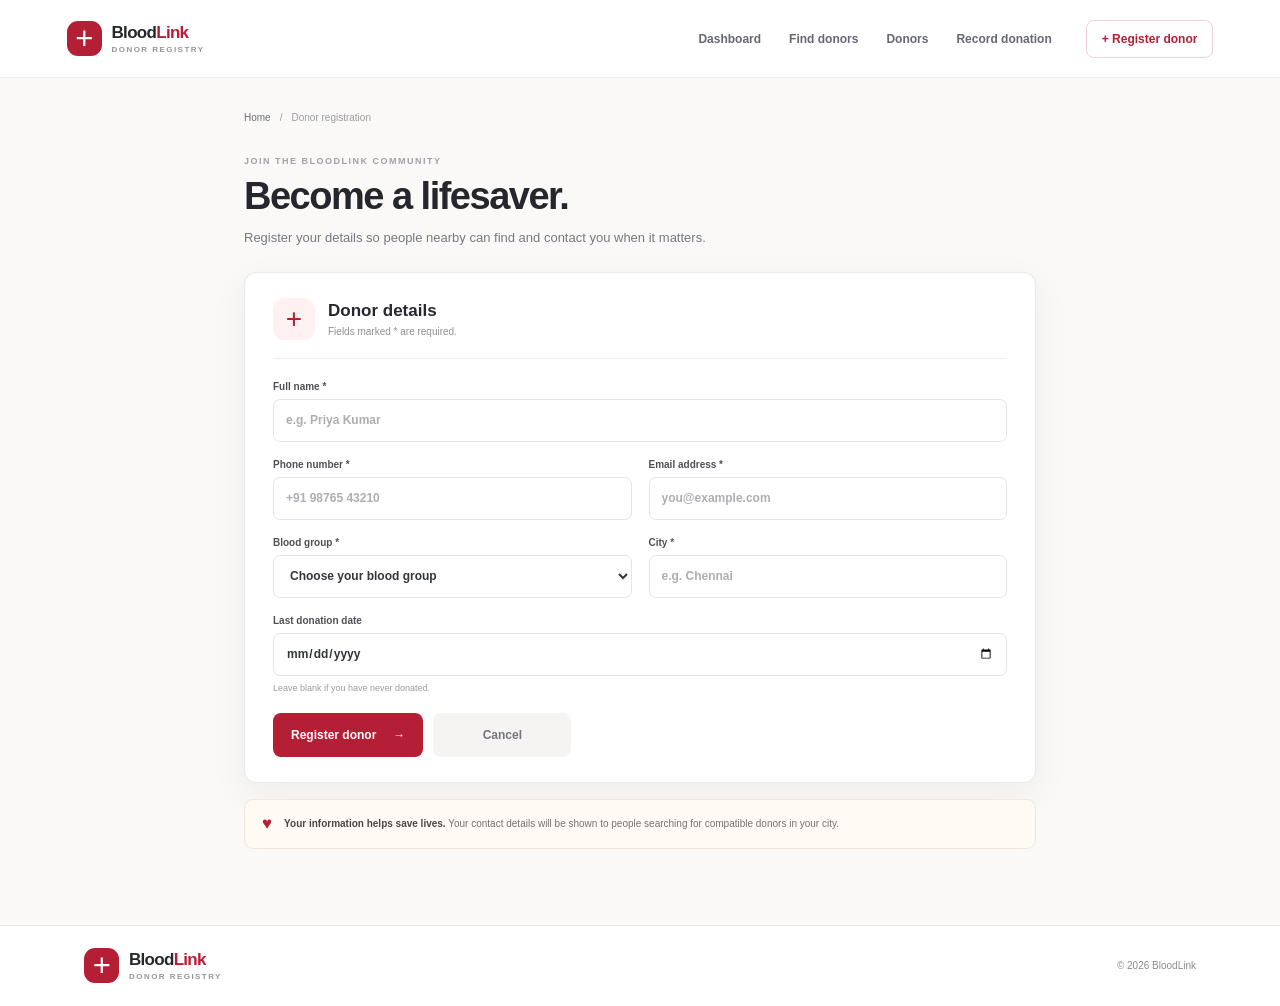
<file: demo/src/main/resources/static/register.html>
<!DOCTYPE html>
<html lang="en">
<head>
  <meta charset="UTF-8"><meta name="viewport" content="width=device-width, initial-scale=1">
  <title>Register a donor | BloodLink</title><link rel="stylesheet" href="css/style.css"><script src="js/app.js" defer></script>
</head>
<body data-page="register">
  <header class="site-header">
    <a class="brand" href="index.html"><span class="brand-mark">+</span><span>Blood<span class="brand-light">Link</span><small>DONOR REGISTRY</small></span></a>
    <button class="menu-toggle" aria-label="Toggle navigation" aria-expanded="false">☰</button>
    <nav class="main-nav"><a href="index.html">Dashboard</a><a href="search.html">Find donors</a><a href="donors.html">Donors</a><a href="donation.html">Record donation</a></nav>
    <a class="header-cta" href="register.html">+ Register donor</a>
  </header>
  <main class="page-shell narrow-shell">
    <div class="breadcrumb"><a href="index.html">Home</a><span>/</span><span>Donor registration</span></div>
    <section class="page-intro"><span class="eyebrow">JOIN THE BLOODLINK COMMUNITY</span><h1 id="register-title">Become a lifesaver.</h1><p>Register your details so people nearby can find and contact you when it matters.</p></section>
    <section class="form-card"><div class="form-card-heading"><span class="form-emblem">+</span><div><h2>Donor details</h2><p>Fields marked * are required.</p></div></div>
      <form id="donor-form" class="form-grid">
        <label class="field field-full">Full name *<input name="name" type="text" maxlength="120" autocomplete="name" placeholder="e.g. Priya Kumar" required></label>
        <label class="field">Phone number *<input name="phone" type="tel" maxlength="30" autocomplete="tel" placeholder="+91 98765 43210" required></label>
        <label class="field">Email address *<input name="email" type="email" maxlength="254" autocomplete="email" placeholder="you@example.com" required></label>
        <label class="field">Blood group *<select name="bloodGroup" required><option value="">Choose your blood group</option><option>A+</option><option>A-</option><option>B+</option><option>B-</option><option>AB+</option><option>AB-</option><option>O+</option><option>O-</option></select></label>
        <label class="field">City *<input name="city" type="text" maxlength="120" autocomplete="address-level2" placeholder="e.g. Chennai" required></label>
        <label class="field field-full">Last donation date <input name="lastDonationDate" type="date"><small class="field-hint">Leave blank if you have never donated.</small></label>
        <div class="field-full form-actions"><button class="button button-primary" type="submit"><span id="register-button-label">Register donor</span><span>→</span></button><a class="button button-quiet" href="donors.html">Cancel</a></div>
        <div id="register-message" class="notice field-full" role="status" hidden></div>
      </form>
    </section>
    <aside class="info-strip"><span class="info-icon">♥</span><p><b>Your information helps save lives.</b> Your contact details will be shown to people searching for compatible donors in your city.</p></aside>
  </main>
  <footer class="site-footer"><a class="brand" href="index.html"><span class="brand-mark">+</span><span>Blood<span class="brand-light">Link</span><small>DONOR REGISTRY</small></span></a><span>© 2026 BloodLink</span></footer>
</body>
</html>
</file>
<file: demo/src/main/resources/static/css/style.css>
:root{font-family:"DM Sans",Arial,sans-serif;color:#25272c;background:#faf9f7;font-synthesis:none;text-rendering:optimizeLegibility;--red:#b51f35;--red-dark:#8f1428;--ink:#25272c;--muted:#767983;--line:#ebe8e5;--green:#237c5a;--shadow:0 12px 38px rgba(38,30,28,.055)}
*{box-sizing:border-box}
body{margin:0;min-width:320px}
a{color:inherit;text-decoration:none}
button,input,select{font:inherit}
.site-header{height:78px;padding:0 max(calc((100% - 1160px)/2),5.2%);display:flex;align-items:center;gap:34px;background:#fff;border-bottom:1px solid #f0eeeb;position:relative;z-index:2}
.brand{display:flex;align-items:center;gap:10px;font:800 17px Manrope,sans-serif;letter-spacing:-.7px;white-space:nowrap}.brand-mark{display:grid;place-items:center;width:35px;height:35px;border-radius:11px;background:var(--red);color:#fff;font:500 31px Arial;line-height:1}.brand-light{color:var(--red)}.brand small{display:block;margin-top:2px;color:#95949a;font:700 8px "DM Sans",sans-serif;letter-spacing:1.45px}
.main-nav{display:flex;align-items:center;gap:28px;margin-left:auto}.main-nav a{font-size:12px;font-weight:600;color:#666872;transition:color .18s}.main-nav a:hover,.main-nav a.active{color:var(--red)}.header-cta{border:1px solid #f0d1d5;border-radius:8px;padding:11px 15px;color:var(--red);font-size:12px;font-weight:700;white-space:nowrap}.header-cta:hover{background:#fff5f5}.menu-toggle{display:none;border:0;background:none;color:var(--ink);font-size:24px}
.page-shell{max-width:1160px;margin:0 auto;padding:34px 24px 76px}.hero{min-height:343px;padding:45px 56px;display:grid;grid-template-columns:1fr .9fr;align-items:center;overflow:hidden;border-radius:18px;background:linear-gradient(112deg,#a71930 0%,#bd253b 58%,#db5260 100%);color:white;position:relative}.hero:after{content:"";position:absolute;width:390px;height:390px;border:1px solid rgba(255,255,255,.12);border-radius:50%;right:13%;top:-144px}.hero-copy{position:relative;z-index:1}.eyebrow{display:block;color:#a1a0a6;font-size:9px;font-weight:700;letter-spacing:1.5px}.hero .eyebrow{color:#ffdfe3}.pulse-dot{display:inline-block;width:7px;height:7px;border-radius:50%;background:#72c99d;box-shadow:0 0 0 3px rgba(114,201,157,.13);vertical-align:1px;margin-right:5px}.hero h1,.page-intro h1{margin:17px 0 11px;font:800 clamp(35px,4.2vw,53px)/1.12 Manrope,sans-serif;letter-spacing:-2px}.hero h1 span{color:#ffd5da}.hero-copy>p{max-width:450px;color:#fae6e8;font-size:13px;line-height:1.8}.hero-actions{display:flex;align-items:center;gap:24px;margin-top:25px}.button{display:inline-flex;align-items:center;justify-content:center;gap:17px;min-height:44px;padding:0 18px;border:0;border-radius:8px;font-weight:700;font-size:12px;cursor:pointer;transition:transform .15s,background .15s}.button:hover{transform:translateY(-1px)}.button-white{background:#fff;color:var(--red-dark)}.button-primary{background:var(--red);color:white}.button-primary:hover{background:var(--red-dark)}.button-quiet{color:#74757d;background:#f6f4f2}.hero-link{color:#fff;font-size:12px;font-weight:700}.hero-link span{margin-left:5px}
.hero-art{min-height:250px;position:relative;display:grid;place-items:center}.hero-drop{width:146px;height:146px;border-radius:54% 46% 56% 44%;transform:rotate(45deg);display:grid;place-items:center;background:linear-gradient(135deg,#fff 0%,#ffe8e7 80%);box-shadow:0 20px 45px rgba(76,8,20,.28);z-index:1}.hero-drop span{transform:rotate(-45deg);font:300 90px/1 Arial;color:var(--red)}.orbit{position:absolute;border:1px solid rgba(255,255,255,.22);border-radius:50%;width:240px;height:240px}.orbit-two{width:300px;height:300px;border-color:rgba(255,255,255,.12)}.hero-caption{position:absolute;z-index:1;right:2px;bottom:2px;padding:13px 17px;border:1px solid rgba(255,255,255,.22);border-radius:9px;background:rgba(255,255,255,.13);backdrop-filter:blur(8px);display:grid;gap:3px}.hero-caption b{font-size:11px}.hero-caption small{font-size:9px;color:#ffe6e8}.spark{position:absolute;color:#ffced2;font-size:24px}.spark-one{left:13%;top:22%}.spark-two{right:17%;top:12%;font-size:30px}
.section-heading,.panel-heading,.results-heading{display:flex;align-items:end;justify-content:space-between;gap:16px}.section-heading{margin:39px 0 16px}.section-heading h2,.panel h2,.results-heading h2{margin:6px 0 0;font:700 20px Manrope,sans-serif;letter-spacing:-.5px}.live-badge{border:1px solid #dcece3;border-radius:20px;background:#f3faf6;color:#478264;padding:7px 10px;font-size:10px;font-weight:600}.stats-grid{display:grid;grid-template-columns:repeat(3,1fr);gap:15px}.stat-card,.panel,.search-card,.form-card{border:1px solid var(--line);border-radius:12px;background:#fff;box-shadow:var(--shadow)}.stat-card{padding:17px 20px;display:grid;grid-template-columns:auto 1fr;column-gap:11px;align-items:center}.stat-icon{display:grid;place-items:center;grid-row:span 2;width:38px;height:38px;border-radius:11px;font-size:18px}.icon-red{background:#fff0f1;color:var(--red)}.icon-green{background:#edf8f1;color:var(--green)}.icon-amber{background:#fff5e4;color:#bd8528}.stat-label{font-size:10px;font-weight:600;color:#73747c}.stat-card strong{font:800 27px Manrope,sans-serif;letter-spacing:-1px;margin-top:3px}.stat-foot{grid-column:2;font-size:9px;color:#95969d;margin-top:3px}.status-dot{display:inline-block;width:6px;height:6px;background:#41a675;border-radius:50%;margin-right:5px;vertical-align:1px}
.content-grid{display:grid;grid-template-columns:1.2fr 1fr;gap:17px;margin-top:17px}.panel{padding:21px}.panel-heading{align-items:center}.text-link{font-size:10px;color:var(--red);font-weight:700}.blood-group-grid{display:grid;grid-template-columns:repeat(4,1fr);gap:10px;margin-top:19px}.blood-group-item{position:relative;padding:10px;border:1px solid #f0edeb;border-radius:9px;display:grid;grid-template-columns:1fr auto;align-items:center;gap:7px;transition:border .15s,background .15s}.blood-group-item:hover{border-color:#ecc4ca;background:#fffafa}.blood-type{display:inline-grid;place-items:center;width:max-content;min-width:37px;height:31px;padding:0 7px;border-radius:8px;background:#fff0f1;color:var(--red);font:700 12px Manrope,sans-serif}.blood-count{text-align:right}.blood-count b{display:block;font:700 13px Manrope,sans-serif}.blood-count small{display:block;margin-top:2px;color:#96969d;font-size:8px}.mini-bar{grid-column:1/3;height:3px;border-radius:3px;background:#f4f0ee;overflow:hidden}.mini-bar i{display:block;height:100%;border-radius:3px;background:#d95161}.quick-panel{padding:22px}.quick-panel h2{font-size:18px}.quick-panel>p{margin:8px 0 13px;color:var(--muted);font-size:11px;line-height:1.6}.quick-action{display:flex;align-items:center;gap:11px;padding:10px 0;border-top:1px solid #f1efed}.action-icon{display:grid;place-items:center;width:33px;height:33px;border-radius:9px;background:#fff2f3;color:var(--red);font-size:20px}.quick-action>span:nth-child(2){flex:1}.quick-action b,.quick-action small{display:block}.quick-action b{font-size:10px}.quick-action small{margin-top:3px;color:#8a8b92;font-size:9px}.action-arrow{color:#a7a7ab;font-size:15px}
.page-note{margin:18px 2px;color:#98989d;font-size:10px}.site-footer{min-height:81px;padding:18px max(calc((100% - 1112px)/2),5.2%);border-top:1px solid var(--line);background:#fff;display:flex;align-items:center;justify-content:space-between;gap:20px}.site-footer>span{color:#898991;font-size:10px}
.breadcrumb{display:flex;align-items:center;gap:9px;color:#9b9ca1;font-size:10px}.breadcrumb a{color:#6f7077}.breadcrumb a:hover{color:var(--red)}.page-intro{margin:33px 0 24px}.page-intro h1{margin:9px 0;font-size:38px;letter-spacing:-1.5px}.page-intro p{margin:0;color:#777982;font-size:13px;line-height:1.7}.narrow-shell{max-width:840px}.narrow-shell>.page-intro{margin-bottom:23px}.form-card{padding:25px 28px}.form-card-heading{display:flex;align-items:center;gap:13px;margin-bottom:22px;padding-bottom:18px;border-bottom:1px solid #f0eeec}.form-emblem{display:grid;place-items:center;width:42px;height:42px;border-radius:12px;background:#fff0f1;color:var(--red);font:400 28px Arial}.form-card-heading h2{margin:0;font:700 17px Manrope,sans-serif}.form-card-heading p{margin:5px 0 0;color:#8e8e95;font-size:10px}.form-grid{display:grid;grid-template-columns:1fr 1fr;gap:17px}.field{display:flex;flex-direction:column;gap:7px;color:#4f5057;font-size:10px;font-weight:700}.field input,.field select{height:43px;width:100%;padding:0 12px;border:1px solid #e7e4e1;border-radius:7px;background:#fff;color:#33363b;font-size:12px;outline:none}.field input:focus,.field select:focus{border-color:#d97581;box-shadow:0 0 0 3px #fcf0f1}.field input::placeholder{color:#adaeb3}.field-full{grid-column:1/-1}.field-hint{color:#9b9ba0;font-size:9px;font-weight:400}.form-actions{display:flex;gap:10px;margin-top:3px}.form-actions .button{min-width:138px}.info-strip{display:flex;align-items:center;gap:12px;margin-top:16px;padding:14px 17px;border:1px solid #f1e5dc;border-radius:9px;background:#fffaf3}.info-icon{color:var(--red);font-size:17px}.info-strip p{margin:0;color:#77716c;font-size:10px;line-height:1.7}.info-strip b{color:#4b4642}
.search-card{padding:19px 22px}.search-form{display:grid;grid-template-columns:1fr 1.4fr auto;align-items:end;gap:13px}.search-form .button{height:43px;white-space:nowrap}.search-hint{margin-top:14px;color:#7f8385;font-size:9px}.results-section{margin-top:30px}.results-heading{align-items:center;margin-bottom:14px}.results-heading h2{display:flex;align-items:center;gap:8px}.count-pill{display:grid;place-items:center;min-width:24px;height:23px;padding:0 7px;border-radius:20px;background:#fff0f1;color:var(--red);font:700 10px "DM Sans",sans-serif}.donor-grid{display:grid;grid-template-columns:repeat(3,1fr);gap:14px}.donor-card{padding:17px;border:1px solid var(--line);border-radius:11px;background:#fff;box-shadow:var(--shadow)}.donor-card-top{display:flex;align-items:center;justify-content:space-between}.avatar{display:grid;place-items:center;flex:none;width:38px;height:38px;border-radius:50%;background:#f5e7e8;color:#9b3441;font:700 12px Manrope,sans-serif}.donor-card h3{margin:14px 0 5px;font:700 14px Manrope,sans-serif}.donor-location{margin:0;color:#898a91;font-size:10px}.donor-location span{color:var(--red)}.donor-contact{display:grid;gap:8px;margin:15px 0;padding:13px 0;border-top:1px solid #f1efed;border-bottom:1px solid #f1efed}.donor-contact a{overflow:hidden;color:#62636a;font-size:10px;text-overflow:ellipsis}.donor-contact a span{display:inline-block;width:20px;color:#a1a1a6}.donor-card-foot{display:flex;align-items:center;justify-content:space-between;gap:8px;color:#95969b;font-size:8px}.availability{color:#478264;font-weight:600;white-space:nowrap}.empty-state{text-align:center;padding:31px 15px;color:#888991;font-size:12px}.empty-card{grid-column:1/-1;border:1px dashed #e7dfdc;border-radius:12px;background:#fff}.empty-card h3{margin:8px 0;color:#3e4045;font:700 15px Manrope,sans-serif}.empty-card p{margin:0 auto 14px;max-width:380px;line-height:1.7}.empty-icon{font-size:29px;color:#c85a67}.loading{color:#8c8d94;font-size:11px}
.intro-with-action{display:flex;align-items:end;justify-content:space-between;gap:18px}.intro-with-action>.button{margin-bottom:5px}.registry-toolbar{margin-top:28px;padding:14px 0;display:flex;align-items:center;justify-content:space-between;border-top:1px solid var(--line);border-bottom:1px solid var(--line);font-size:10px;font-weight:600}.registry-toolbar>div{display:flex;align-items:center;gap:9px}.registry-count-icon{color:var(--red);font-size:17px}.table-wrap{overflow-x:auto;margin-top:13px;border:1px solid var(--line);border-radius:10px;background:#fff;box-shadow:var(--shadow)}.donor-table{width:100%;border-collapse:collapse;text-align:left;white-space:nowrap}.donor-table th{padding:13px 14px;background:#fcfbfa;color:#92939a;font-size:8px;letter-spacing:.7px}.donor-table td{padding:12px 14px;border-top:1px solid #f1efed;color:#62636a;font-size:10px}.donor-table td small{display:block;margin-top:4px;color:#96969c;font-size:9px}.table-person{display:flex;align-items:center;gap:9px}.table-person b{display:block;color:#34353b;font-size:10px}.avatar-small{width:30px;height:30px;font-size:9px}.table-blood{min-width:34px;height:26px;font-size:10px}.status-pill{display:inline-flex;align-items:center;padding:6px 8px;border-radius:20px;font-size:8px}.status-pill i{width:5px;height:5px;margin-right:5px;border-radius:50%;background:currentColor}.is-available{background:#edf8f1;color:#32815e}.is-resting{background:#fff5e5;color:#ae7a24}.row-actions{display:flex;gap:10px}.row-action{padding:0;border:0;background:transparent;color:#9d3947;font-size:9px;font-weight:700;cursor:pointer}.row-delete{color:#999}.row-delete:hover{color:#bb2034}.empty-table{text-align:center!important;padding:27px!important;color:#81828a!important}.empty-table a{color:var(--red);font-weight:700}
.notice{padding:11px 13px;border-radius:8px;font-size:11px;line-height:1.6}.notice[hidden]{display:none}.notice-error{border:1px solid #f0c7cc;background:#fff3f4;color:#992b39}.notice-success{border:1px solid #cbe8d7;background:#f1faf4;color:#286d4d}.field-full.notice{margin-top:0}
@media(max-width:850px){.site-header{padding:0 22px;gap:18px}.main-nav{gap:15px}.main-nav a{font-size:11px}.hero{padding:37px 36px}.page-shell{padding-right:20px;padding-left:20px}.donor-grid{grid-template-columns:repeat(2,1fr)}}
@media(max-width:650px){.site-header{height:66px;padding:0 17px}.brand{font-size:15px}.brand-mark{width:32px;height:32px}.menu-toggle{display:block;margin-left:auto}.main-nav{display:none;position:absolute;top:65px;left:0;right:0;align-items:stretch;gap:0;padding:8px 18px 14px;background:#fff;border-bottom:1px solid var(--line);box-shadow:0 10px 15px #2722220d}.main-nav.nav-open{display:flex;flex-direction:column}.main-nav a{padding:11px 3px;border-bottom:1px solid #f5f2f0;font-size:12px}.header-cta{padding:9px 10px;font-size:10px}.hero{min-height:unset;padding:33px 24px 28px;grid-template-columns:1fr}.hero h1{font-size:39px}.hero-art{min-height:190px;margin-top:6px}.hero-drop{width:104px;height:104px}.hero-drop span{font-size:65px}.orbit{width:180px;height:180px}.orbit-two{width:220px;height:220px}.hero-caption{right:2px;bottom:-2px}.hero-caption b{font-size:10px}.hero-caption small{font-size:8px}.section-heading{margin-top:28px}.section-heading h2,.panel h2{font-size:17px}.stats-grid{gap:8px;grid-template-columns:1fr}.stat-card{padding:12px 15px}.stat-card strong{font-size:22px}.content-grid{grid-template-columns:1fr}.blood-group-grid{grid-template-columns:repeat(4,1fr)}.panel{padding:17px}.site-footer{padding:16px 18px;flex-wrap:wrap}.site-footer>span:nth-child(2){display:none}.page-shell{padding:24px 16px 50px}.page-intro{margin:27px 0 19px}.page-intro h1{font-size:32px}.form-card{padding:19px 16px}.form-grid{grid-template-columns:1fr;gap:14px}.field-full{grid-column:auto}.form-actions{grid-column:auto}.search-form{grid-template-columns:1fr}.search-form .button{width:100%}.results-heading h2{font-size:17px}.donor-grid{grid-template-columns:1fr}.intro-with-action{align-items:start;flex-direction:column}.intro-with-action>.button{margin:0}.registry-toolbar{gap:10px;font-size:9px}.table-wrap{margin-right:-3px}.donor-table th,.donor-table td{padding:10px}.blood-group-item{padding:8px 6px}.blood-type{min-width:32px;padding:0 5px;font-size:10px}}
@media(prefers-reduced-motion:reduce){*,*::before,*::after{scroll-behavior:auto!important;transition:none!important}}
</file>
